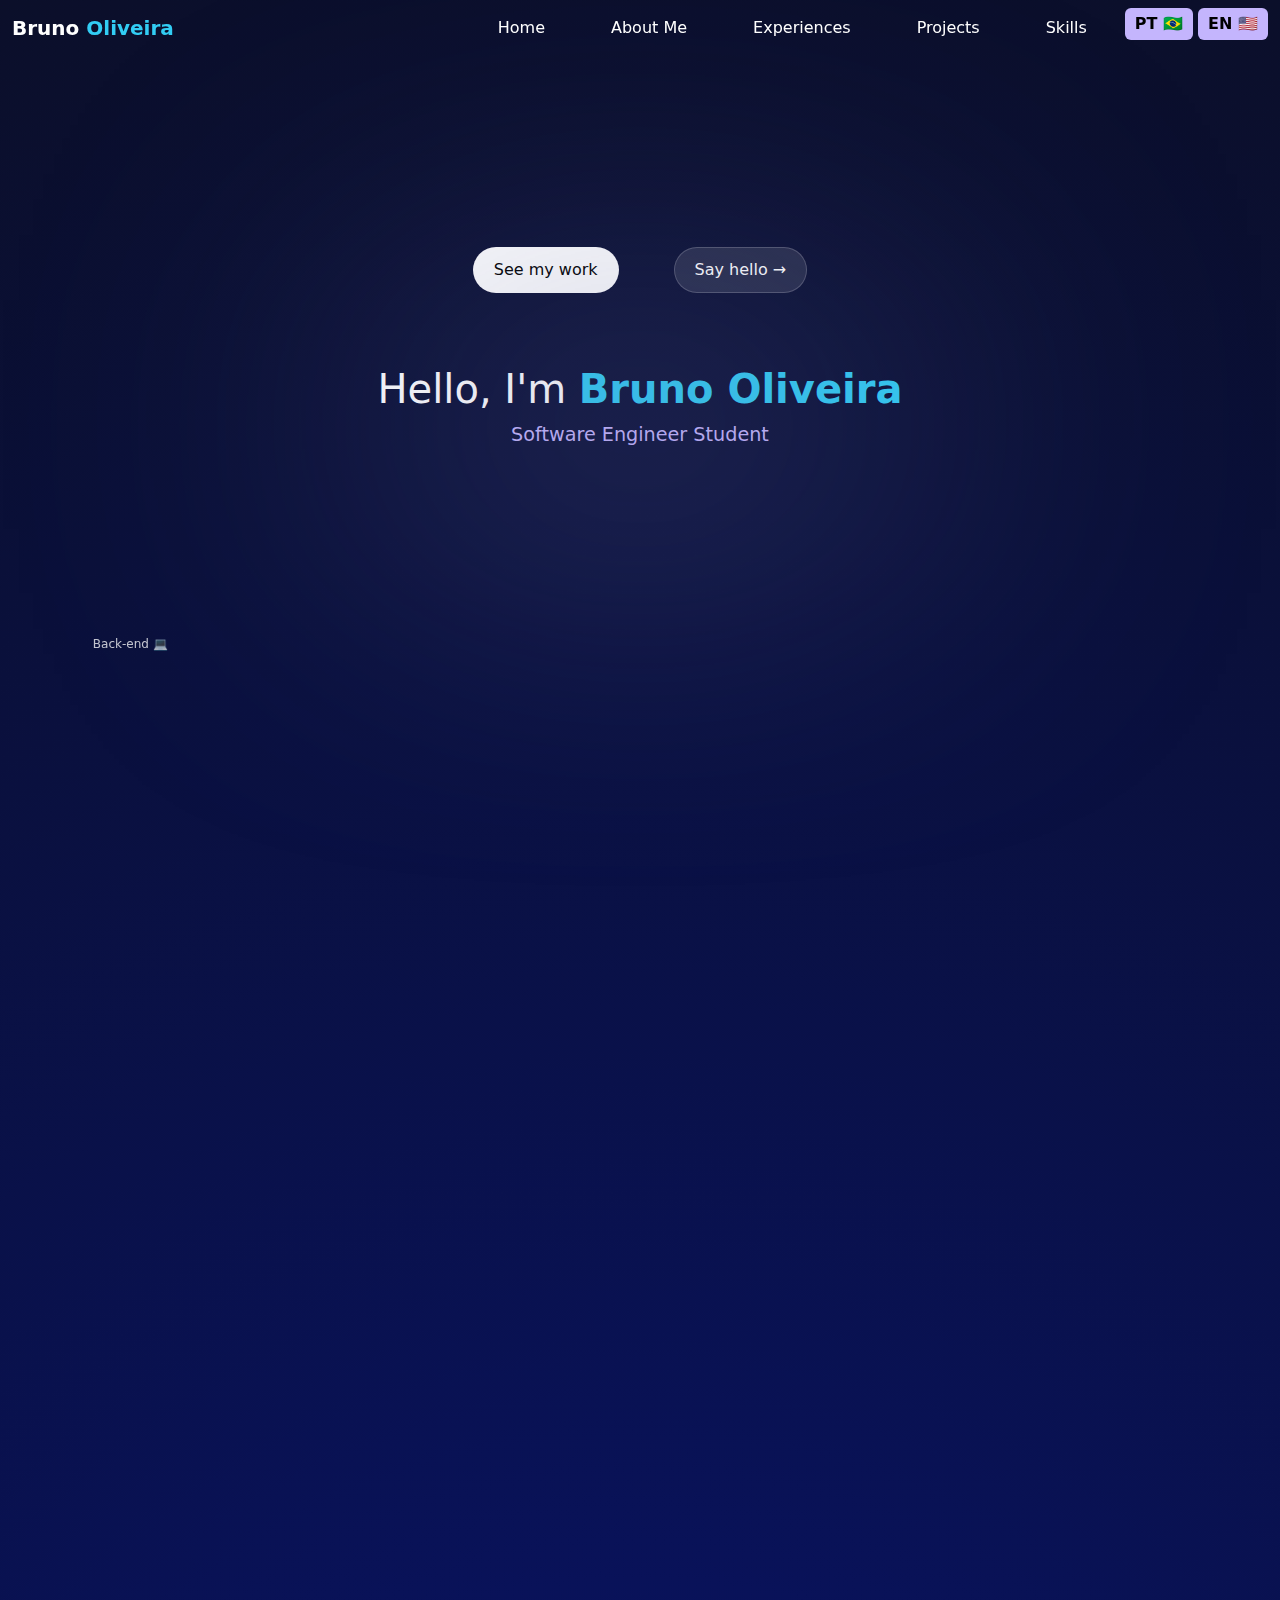
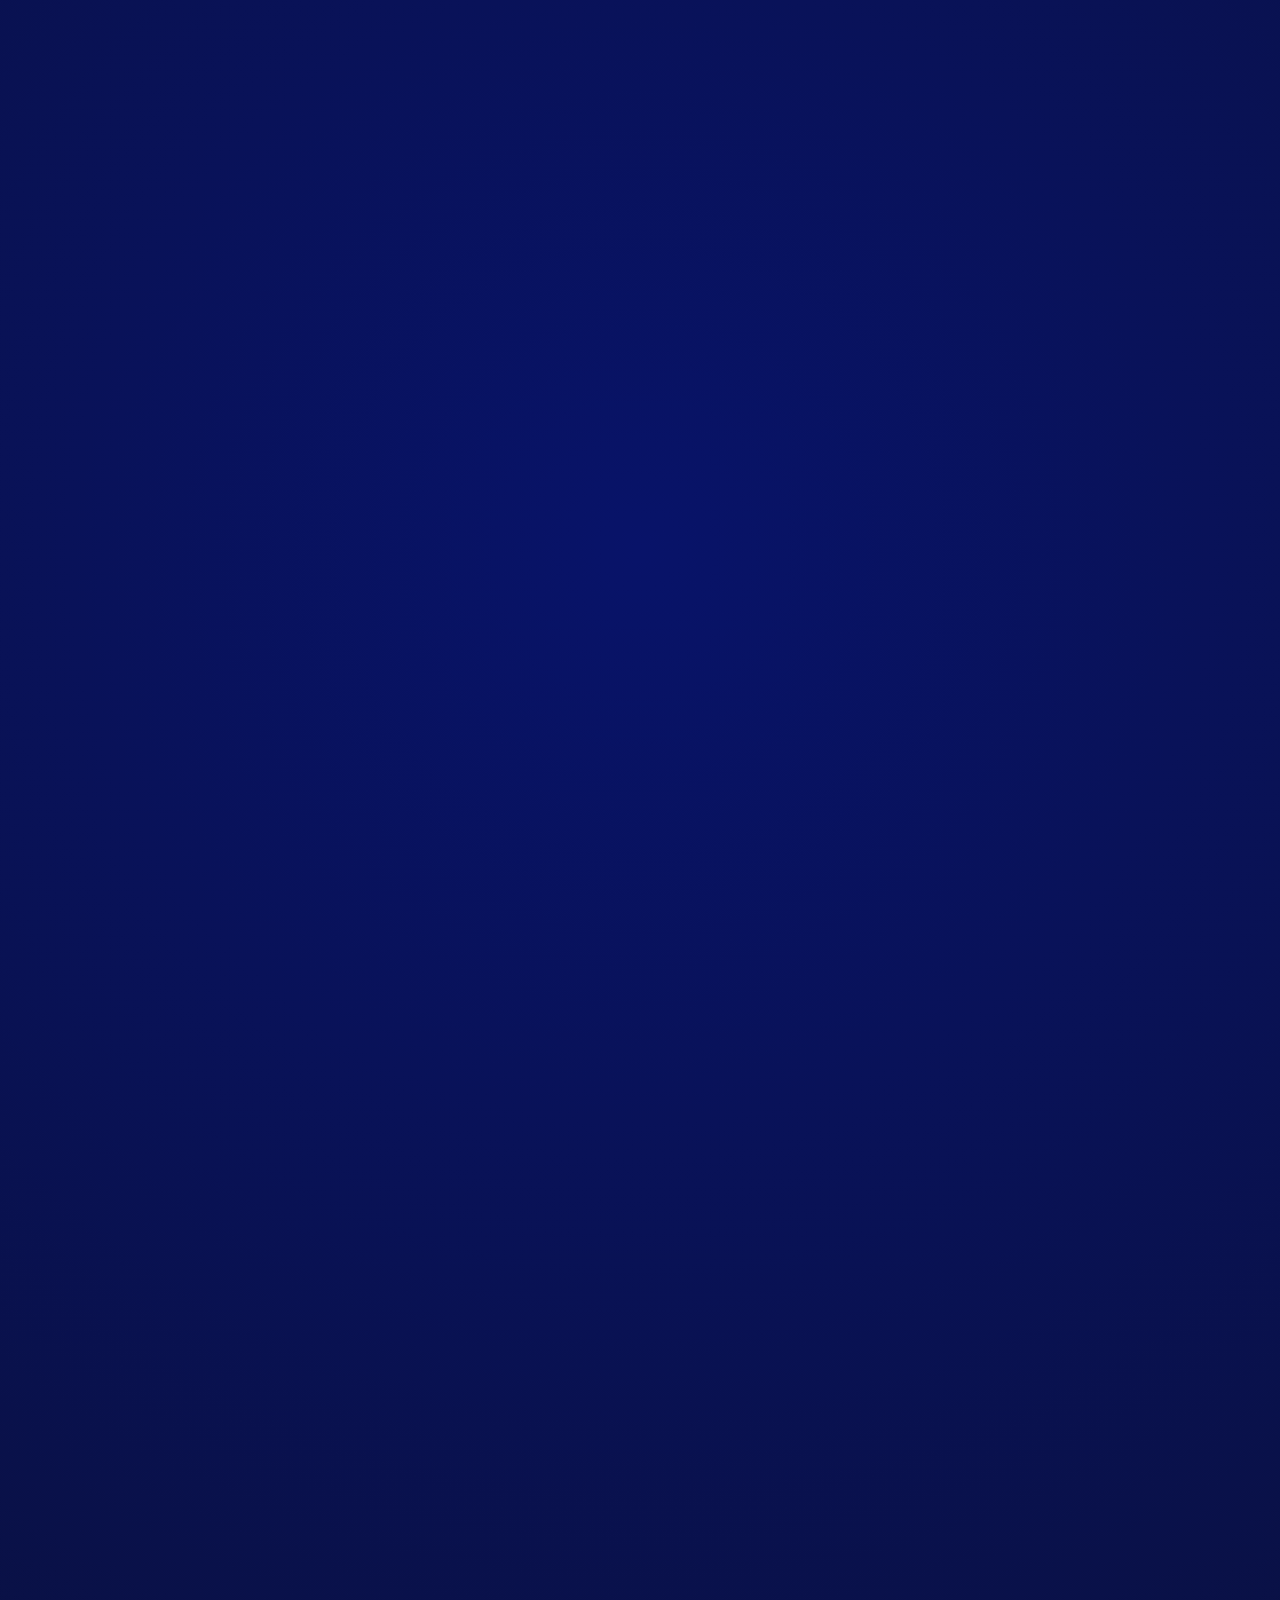
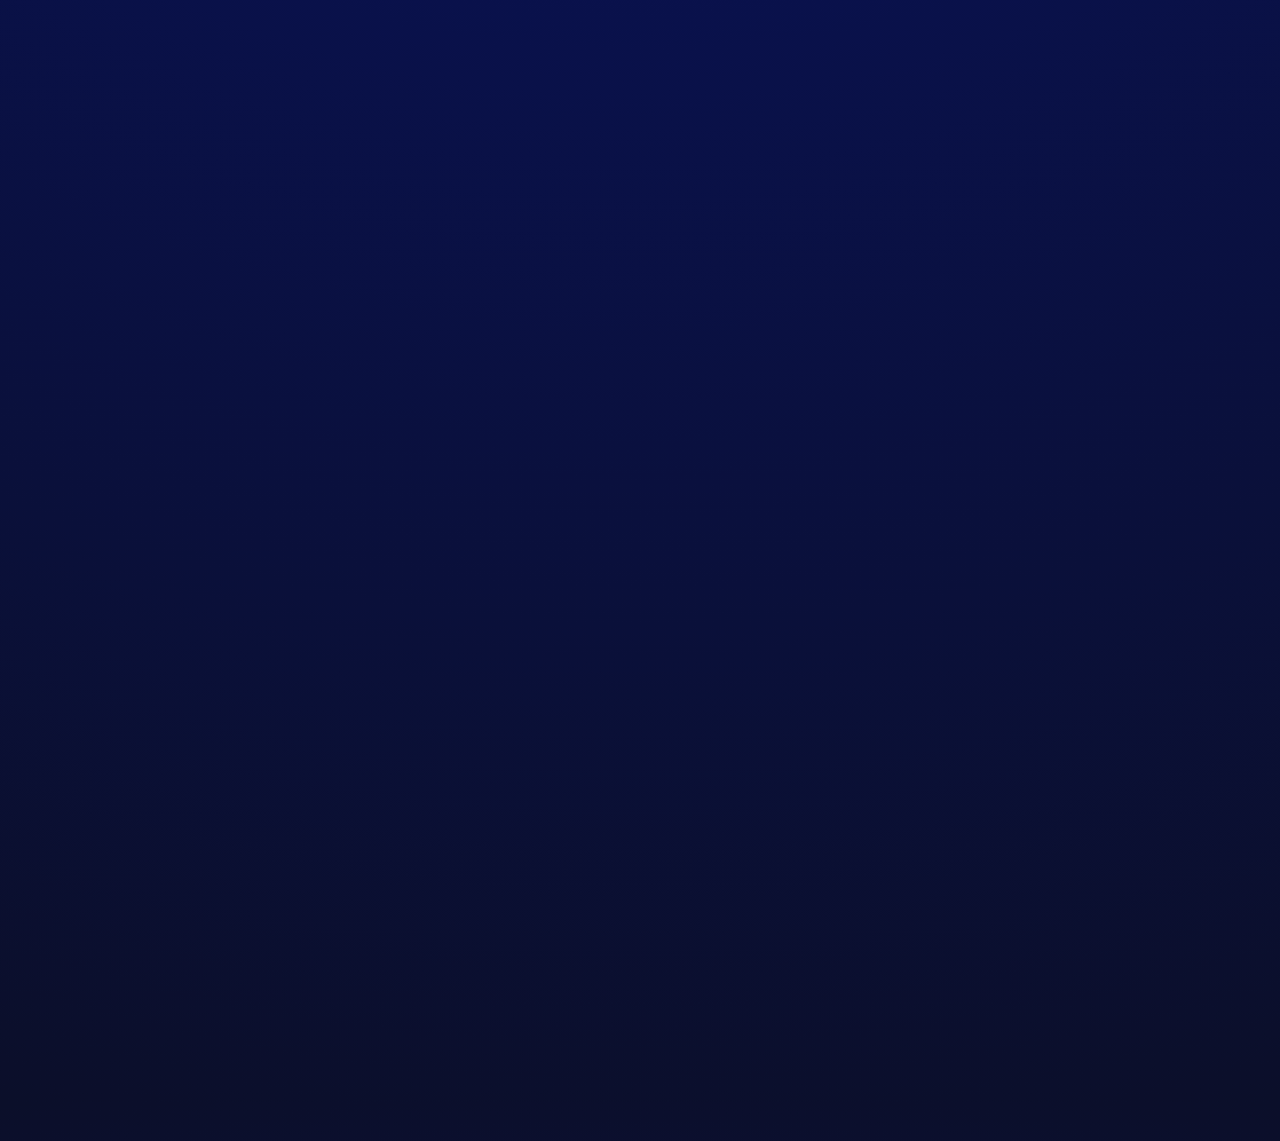
<file: index.html>
<!DOCTYPE html>
<html lang="pt-BR">
<head>
  <meta charset="UTF-8">
  <meta name="viewport" content="width=device-width, initial-scale=1.0">
  <title>Portfólio - Bruno Oliveira</title>
  <link rel="stylesheet" href="css/style.css">
  <link rel="stylesheet" href="css/responsive.css">
  <link rel="stylesheet" href="https://cdnjs.cloudflare.com/ajax/libs/font-awesome/6.5.0/css/all.min.css">
  <link href="https://cdn.jsdelivr.net/npm/bootstrap@5.3.3/dist/css/bootstrap.min.css" rel="stylesheet">
  <meta name="viewport" content="width=device-width, initial-scale=1.0">
</head>
<body>

  <header>
    <nav class="navbar navbar-expand-md fixed-top custom-navbar">
      <div class="container-fluid">
        <a class="navbar-brand" href="#hero">Bruno <strong style="color: var(--color-strongs);">Oliveira</strong></a>

        <button class="navbar-toggler" type="button" data-bs-toggle="collapse" data-bs-target="#navbarNav"
          aria-controls="navbarNav" aria-expanded="false" aria-label="Toggle navigation">
          <span class="navbar-toggler-icon"></span>
        </button>

        <div class="collapse navbar-collapse" id="navbarNav">
          <ul class="navbar-nav ms-auto">
            <li class="nav-item"><a class="nav-link" href="#hero">Home</a></li>
            <li class="nav-item"><a class="nav-link" href="#about">About Me</a></li>
            <li class="nav-item"><a class="nav-link" href="#experiences">Experiences</a></li>
            <li class="nav-item"><a class="nav-link" href="#projects">Projects</a></li>
            <li class="nav-item"><a class="nav-link" href="#skills">Skills</a></li>
            <li class="translate-buttons">
              <button id="btn-pt">PT 🇧🇷</button>
              <button id="btn-en">EN 🇺🇸</button>
            </li>

          </ul>
        </div>
      </div>
    </nav>
  </header>



  <section id="hero" class="hero">
    <div class="buttons">
      <a href="#projects" class="primary">See my work</a>
      <a href="mailto:devbrunootavio@gmail.com?subject=Contato%20pelo%20Portfólio&body=Olá%20Bruno Oliveira," 
      class="secondary">
      Say hello → </a>
    </div>
    <h1>Hello, I'm <strong style="color: var(--color-strongs);">Bruno Oliveira</strong></h1>
    <p>Software Engineer Student</p>
    <div class="line-effect"></div>
    <div class="side-label" style="color: var(--color-text);">Back-end 💻</div>
  </section>

  <section id="about" class="about">
    <h1>About <strong style="color: var(--color-strongs);">Me</strong></h1>
    <div class="about-container">
      <div class="about-text">
        <p>
          Hello! My name is Bruno Oliveira, and I am a Software Engineering student at FIAP.  
          My main focus is on <strong>Back-end</strong>, working with  
          <strong>Java</strong> to develop robust and scalable systems.  
        </p>  
        <p>  
          Currently, I am deepening my knowledge in <strong>Spring</strong>,  
          <strong>microservices</strong>, and best practices in <strong>software architecture</strong>.  
          I have already developed projects involving Java applications,  
          always aiming to create efficient and modern solutions.  
        </p>

        <div class="social-links">
          <a href="https://www.linkedin.com/in/bruno-otavio-oliveira-498b80282/" target="_blank"><i class="fa-brands fa-linkedin"></i></a>
          <a href="https://github.com/Brunootavioliveira" target="_blank"><i class="fa-brands fa-github"></i></a>
          <a href="https://www.tiktok.com/@dev_brunootavio" target="_blank"><i class="fa-brands fa-tiktok"></i></a>
          <a href="https://instagram.com/seuuser" target="_blank"><i class="fa-brands fa-instagram"></i></a>
          <a href="https://www.youtube.com/@DevBrunoOtavio" target="_blank"><i class="fa-brands fa-youtube"></i></a>
        </div>
      </div>
      <div class="about-img">
        <img src="img/minhaft.jpeg" alt="Foto de Bruno" loading="lazy">
      </div>
    </div>
  </section>

  <section id="experiences" class="experiences">
    <h1>My <strong style="color: var(--color-strongs);">Experiences</strong></h1>
    <div class="timeline">
      <div class="timeline-item">
        <h3>Hospital Sancta Maggiore Dubai — Administrativo</h3>
        <span>Junho/2024 <strong style="color: var(--color-strongs);">—</strong> Agosto/2025</span>
        <p>Organization of documents, patient/companion assistance, and operation of internal systems.</p>
      </div>
      <div class="timeline-item">
        <h3>Projetos Acadêmicos</h3>
        <span>Fev/2024 <strong style="color: var(--color-strongs);">—</strong> Atual</span>
        <p>Projects in <strong>Java</strong> and <strong>Python</strong> focused on applications and frameworks.</p>
      </div>
    </div>
  </section>

  <section id="projects" class="projects">
    <h1>Featured <strong style="color: var(--color-strongs);">Projects</strong></h1>
    <div class="projects-grid">
      <div class="project-card">
        <h3>🎬 Screen Match</h3>
        <br>
        <p>System for organizing and recommending entertainment content, such as <strong>films</strong> and <strong>series</strong>.</p>
        <p class="tech">Java • API • POO • Exceptions</p>
        <a href="https://github.com/Brunootavioliveira/screen-match-java" target="_blank" rel="noopener">Ver Projeto</a>
      </div>
      <div class="project-card">
        <h3>🎧 EchoBox</h3>
        <br>
        <p>Audio management and playback platform, such as <strong>music</strong> and <strong>podcasts</strong></p>
        <p class="tech">Java • POO</p>
        <a href="https://github.com/Brunootavioliveira/audios-java" target="_blank" rel="noopener">Ver Projeto</a>
      </div>
      <div class="project-card">
        <h3>🏦 Bank</h3>
        <br>
        <p>Application allows you to perform basic operations such as <strong>account</strong> creation, 
        <strong>deposits</strong>,<strong>withdrawals</strong> and <strong>balance</strong> viewing.</p>
        <p class="tech">Java</p>
        <a href="https://github.com/Brunootavioliveira/aplicacao-bank-java" target="_blank" rel="noopener">Ver Projeto</a>
      </div>
      <div class="project-card">
        <h3>🏎️ Fórmula E</h3>
        <br>
        <p><strong>Live</strong> racing streaming site with detailed <strong>informations</strong>, highlights from each 
        <strong>team</strong>, and an updated <strong>news</strong> section.</p>
        <p class="tech">Python • HTML • CSS • JavaScript • Vercel</p>
        <a href="https://github.com/Brunootavioliveira/sprint-fiap-formulae" target="_blank" rel="noopener">Ver Projeto</a>
      </div>
    </div>
  </section>

  <section id="skills" class="skills">
  <h1>My <strong style="color: var(--color-strongs);">Skills</strong></h1>
  <div class="skills-grid">
    <div class="skill-card"><i class="fa-brands fa-java"></i><span>Java</span></div>
    <div class="skill-card"><i class="fa-brands fa-python"></i><span>Python</span></div>
    <div class="skill-card"><i class="fa-solid fa-leaf"></i><span>Spring Boot</span></div>
    <div class="skill-card"><i class="fa-brands fa-git-alt"></i><span>Git</span></div>
    <div class="skill-card"><i class="fa-brands fa-html5"></i><span>HTML</span></div>
    <div class="skill-card"><i class="fa-brands fa-css3-alt"></i><span>CSS</span></div>
    <div class="skill-card"><i class="fa-brands fa-js"></i><span>JavaScript</span></div>
    <div class="skill-card"><i class="fa-solid fa-database"></i><span>SQL</span></div>
  </div>
</section>

  <script src="js/main.js"></script>
  <script src="https://cdn.jsdelivr.net/npm/bootstrap@5.3.3/dist/js/bootstrap.bundle.min.js"></script>

</body>
</html>
</file>
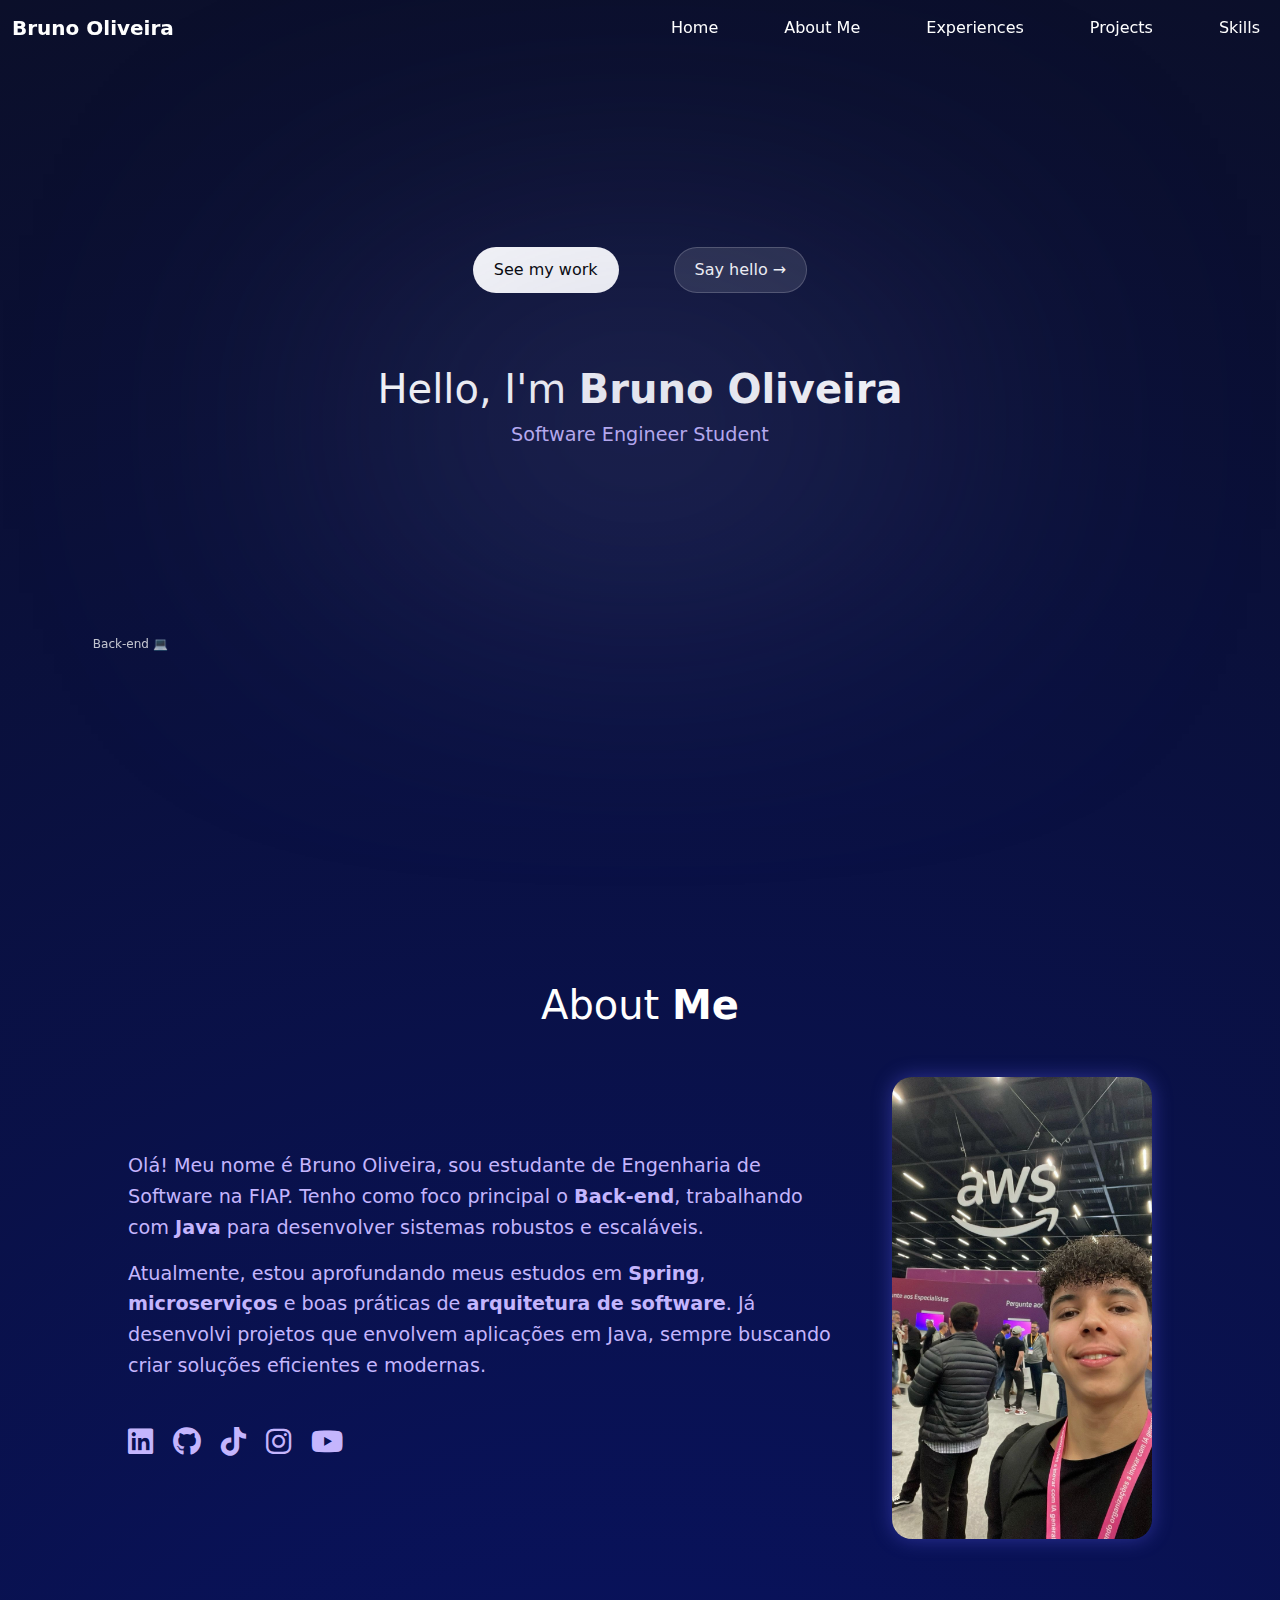
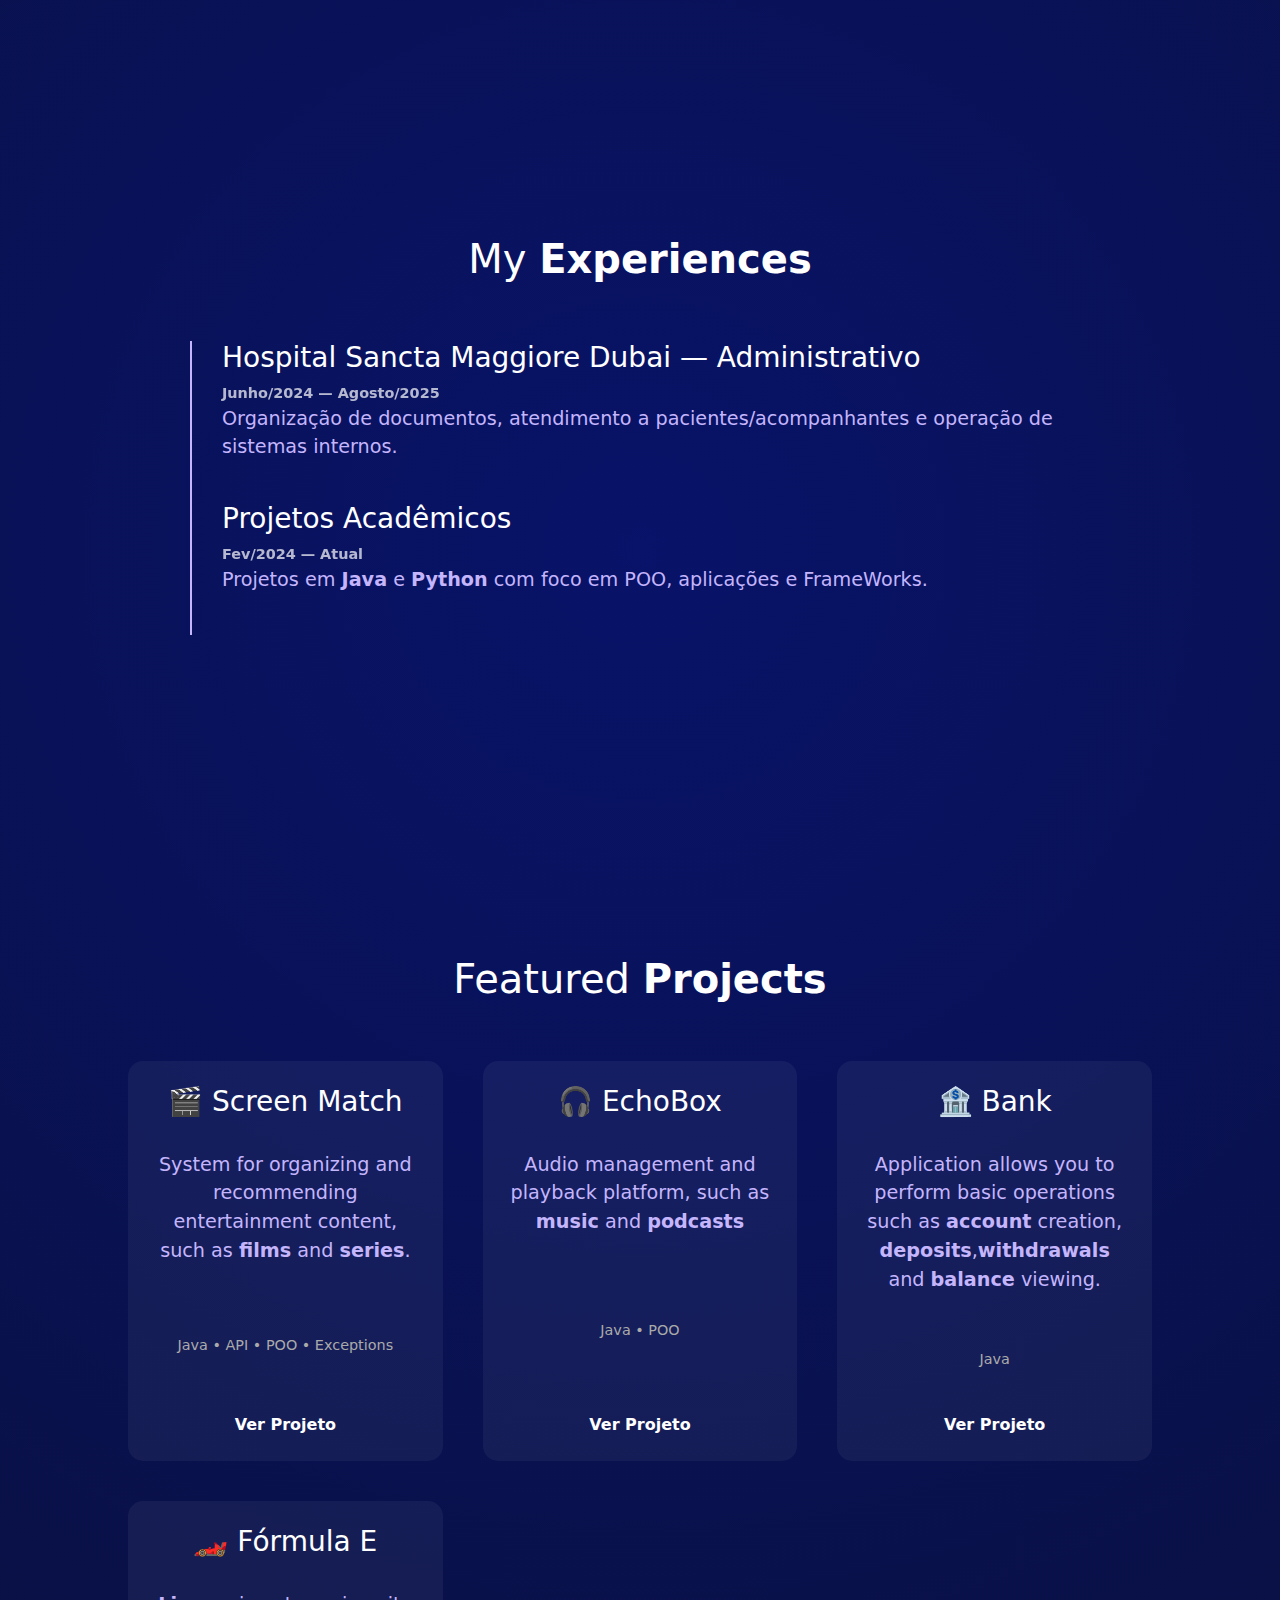
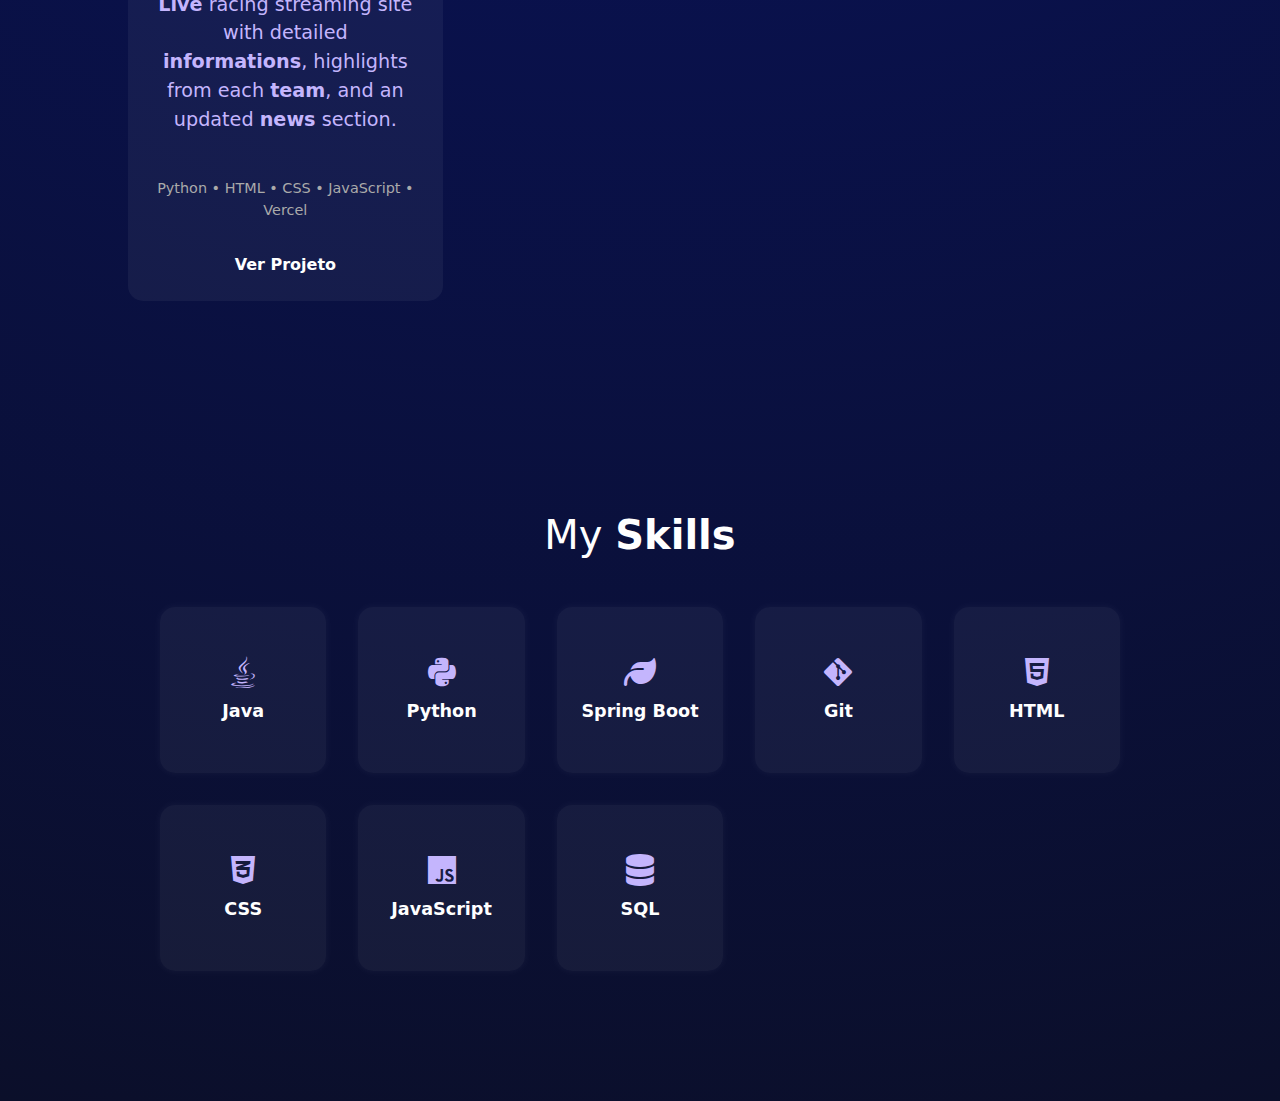
<file: Portfolio/index.html>
<!DOCTYPE html>
<html lang="pt-BR">
<head>
  <meta charset="UTF-8">
  <meta name="viewport" content="width=device-width, initial-scale=1.0">
  <title>Portfólio - Bruno Oliveira</title>
  <link rel="stylesheet" href="css/style.css">
  <link rel="stylesheet" href="css/responsive.css">
  <link rel="stylesheet" href="https://cdnjs.cloudflare.com/ajax/libs/font-awesome/6.5.0/css/all.min.css">
  <link href="https://cdn.jsdelivr.net/npm/bootstrap@5.3.3/dist/css/bootstrap.min.css" rel="stylesheet">
</head>
<body>

  <header>
    <nav class="navbar navbar-expand-md fixed-top custom-navbar">
      <div class="container-fluid">
        <a class="navbar-brand" href="#hero">Bruno <strong style="color: var(--color-strongs);">Oliveira</strong></a>

        <button class="navbar-toggler" type="button" data-bs-toggle="collapse" data-bs-target="#navbarNav"
          aria-controls="navbarNav" aria-expanded="false" aria-label="Toggle navigation">
          <span class="navbar-toggler-icon"></span>
        </button>

        <div class="collapse navbar-collapse" id="navbarNav">
          <ul class="navbar-nav ms-auto">
            <li class="nav-item"><a class="nav-link" href="#hero">Home</a></li>
            <li class="nav-item"><a class="nav-link" href="#about">About Me</a></li>
            <li class="nav-item"><a class="nav-link" href="#experiences">Experiences</a></li>
            <li class="nav-item"><a class="nav-link" href="#projects">Projects</a></li>
            <li class="nav-item"><a class="nav-link" href="#skills">Skills</a></li>
          </ul>
        </div>
      </div>
    </nav>
  </header>



  <section id="hero" class="hero">
    <div class="buttons">
      <a href="#projects" class="primary">See my work</a>
      <a href="mailto:devbrunootavio@gmail.com?subject=Contato%20pelo%20Portfólio&body=Olá%20Bruno Oliveira," 
      class="secondary">
      Say hello → </a>
    </div>
    <h1>Hello, I'm <strong style="color: var(--color-strongs);">Bruno Oliveira</strong></h1>
    <p>Software Engineer Student</p>
    <div class="line-effect"></div>
    <div class="side-label" style="color: var(--color-text);">Back-end 💻</div>
  </section>

  <section id="about" class="about">
    <h1>About <strong style="color: var(--color-strongs);">Me</strong></h1>
    <div class="about-container">
      <div class="about-text">
        <p>
          Olá! Meu nome é Bruno Oliveira, sou estudante de Engenharia de Software na FIAP.
          Tenho como foco principal o <strong>Back-end</strong>, trabalhando com
          <strong>Java</strong> para desenvolver sistemas robustos e escaláveis.
        </p>
        <p>
          Atualmente, estou aprofundando meus estudos em <strong>Spring</strong>, 
          <strong>microserviços</strong> e boas práticas de <strong>arquitetura de software</strong>.
          Já desenvolvi projetos que envolvem aplicações em Java,
          sempre buscando criar soluções eficientes e modernas.
        </p>

        <div class="social-links">
          <a href="https://www.linkedin.com/in/brunootavioliveira" target="_blank"><i class="fa-brands fa-linkedin"></i></a>
          <a href="https://github.com/Brunootavioliveira" target="_blank"><i class="fa-brands fa-github"></i></a>
          <a href="https://www.tiktok.com/@dev_brunootavio" target="_blank"><i class="fa-brands fa-tiktok"></i></a>
          <a href="https://instagram.com/seuuser" target="_blank"><i class="fa-brands fa-instagram"></i></a>
          <a href="https://www.youtube.com/@DevBrunoOtavio" target="_blank"><i class="fa-brands fa-youtube"></i></a>
        </div>
      </div>
      <div class="about-img">
        <img src="img/minhaft.jpeg" alt="Foto de Bruno" loading="lazy">
      </div>
    </div>
  </section>

  <section id="experiences" class="experiences">
    <h1>My <strong style="color: var(--color-strongs);">Experiences</strong></h1>
    <div class="timeline">
      <div class="timeline-item">
        <h3>Hospital Sancta Maggiore Dubai — Administrativo</h3>
        <span>Junho/2024 <strong style="color: var(--color-strongs);">—</strong> Agosto/2025</span>
        <p>Organização de documentos, atendimento a pacientes/acompanhantes e operação de sistemas internos.</p>
      </div>
      <div class="timeline-item">
        <h3>Projetos Acadêmicos</h3>
        <span>Fev/2024 <strong style="color: var(--color-strongs);">—</strong> Atual</span>
        <p>Projetos em <strong>Java</strong> e <strong>Python</strong> com foco em POO, aplicações e FrameWorks.</p>
      </div>
    </div>
  </section>

  <section id="projects" class="projects">
    <h1>Featured <strong style="color: var(--color-strongs);">Projects</strong></h1>
    <div class="projects-grid">
      <div class="project-card">
        <h3>🎬 Screen Match</h3>
        <br>
        <p>System for organizing and recommending entertainment content, such as <strong>films</strong> and <strong>series</strong>.</p>
        <p class="tech">Java • API • POO • Exceptions</p>
        <a href="https://github.com/Brunootavioliveira/screen-match-java" target="_blank" rel="noopener">Ver Projeto</a>
      </div>
      <div class="project-card">
        <h3>🎧 EchoBox</h3>
        <br>
        <p>Audio management and playback platform, such as <strong>music</strong> and <strong>podcasts</strong></p>
        <p class="tech">Java • POO</p>
        <a href="https://github.com/Brunootavioliveira/audios-java" target="_blank" rel="noopener">Ver Projeto</a>
      </div>
      <div class="project-card">
        <h3>🏦 Bank</h3>
        <br>
        <p>Application allows you to perform basic operations such as <strong>account</strong> creation, 
        <strong>deposits</strong>,<strong>withdrawals</strong> and <strong>balance</strong> viewing.</p>
        <p class="tech">Java</p>
        <a href="https://github.com/Brunootavioliveira/aplicacao-bank-java" target="_blank" rel="noopener">Ver Projeto</a>
      </div>
      <div class="project-card">
        <h3>🏎️ Fórmula E</h3>
        <br>
        <p><strong>Live</strong> racing streaming site with detailed <strong>informations</strong>, highlights from each 
        <strong>team</strong>, and an updated <strong>news</strong> section.</p>
        <p class="tech">Python • HTML • CSS • JavaScript • Vercel</p>
        <a href="https://github.com/Brunootavioliveira/sprint-fiap-formulae" target="_blank" rel="noopener">Ver Projeto</a>
      </div>
    </div>
  </section>

  <section id="skills" class="skills">
  <h1>My <strong style="color: var(--color-strongs);">Skills</strong></h1>
  <div class="skills-grid">
    <div class="skill-card"><i class="fa-brands fa-java"></i><span>Java</span></div>
    <div class="skill-card"><i class="fa-brands fa-python"></i><span>Python</span></div>
    <div class="skill-card"><i class="fa-solid fa-leaf"></i><span>Spring Boot</span></div>
    <div class="skill-card"><i class="fa-brands fa-git-alt"></i><span>Git</span></div>
    <div class="skill-card"><i class="fa-brands fa-html5"></i><span>HTML</span></div>
    <div class="skill-card"><i class="fa-brands fa-css3-alt"></i><span>CSS</span></div>
    <div class="skill-card"><i class="fa-brands fa-js"></i><span>JavaScript</span></div>
    <div class="skill-card"><i class="fa-solid fa-database"></i><span>SQL</span></div>
  </div>
</section>

  <script src="js/main.js"></script>
  <script src="https://cdn.jsdelivr.net/npm/bootstrap@5.3.3/dist/js/bootstrap.bundle.min.js"></script>

</body>
</html>
</file>
<file: css/style.css>
@import url('https://fonts.googleapis.com/css2?family=Poppins:wght@400;600;700&display=swap');
@import url('./variables.css');

* {
  margin: 0;
  padding: 0;
  box-sizing: border-box;
}

html { 
  scroll-behavior: smooth; 
}

body {
  font-family: var(--font-main);
  background: radial-gradient(circle at center, var(--color-bg-light) 0%, var(--color-bg-dark) 100%);
  color: var(--color-text);
  overflow-x: hidden;
}

header {
  position: fixed;
  top: 0;
  width: 100%;
  padding: 16px clamp(16px, 5vw, 50px);
  display: flex;
  justify-content: flex-end;
  background: transparent;
  z-index: 100;
}

section { 
  scroll-margin-top: 90px; 
}

nav ul {
  list-style: none;
  display: flex;
  gap: clamp(16px, 4vw, 30px);
}

nav ul li a {
  text-decoration: none;
  color: var(--color-text);
  font-weight: 500;
  transition: color 0.3s ease;
}

nav ul li a:hover {
  color: var(--color-highlight);
}

.hero {
  min-height: 100vh; 
  display: flex;
  flex-direction: column;
  align-items: center;
  text-align: center;
  justify-content: center;
  padding: 0 16px;
}

.hero p {
  position: relative;
  display: inline-block;
}

.buttons {
  display: flex;
  gap: clamp(16px, 6vw, 55px);
  margin-bottom: clamp(32px, 8vh, 100px);
  flex-wrap: wrap;
  justify-content: center;
}

.buttons a {
  padding: 10px 20px;
  border-radius: 50px;
  text-decoration: none;
  font-weight: 500;
  transition: all 0.3s ease;
  border: 1px solid rgba(255,255,255,0.2);
}

.buttons a.primary {
  background: white;
  color: black;
}

.buttons a.secondary {
  background: rgba(255, 255, 255, 0.12);
  color: white;
}

.buttons a:hover {
  transform: translateY(-2px);
}

h1 {
  font-size: clamp(1.8rem, 3vw, 2.8rem);
  font-weight: 700;
}

p {
  font-size: clamp(1rem, 1.6vw, 1.2rem);
  color: var(--color-highlight);
}

.side-label {
  align-self: flex-start;
  margin-left: clamp(12px, 6vw, 80px);
  margin-top: 5rem;
  font-size: 12px;
  opacity: 0.75;
}

.line-effect {
  position: relative;
  bottom: 6rem;
  width: min(520px, 80%);
  height: 90px;
  background: linear-gradient(to top, rgba(255, 255, 255, 0.7), transparent 100%),
              radial-gradient(circle at center, var(--color-bg-light));
  filter: blur(180px);
}

/*About*/
.about {
  min-height: 80vh;
  display: flex;
  flex-direction: column;
  justify-content: center;
  align-items: center;
  text-align: left;
  padding: 80px 10%;
}

.about-container {
  display: flex;
  gap: clamp(24px, 5vw, 50px);
  align-items: center;
  margin-top: 40px;
  width: min(100%, 1100px);
}

.about-text { flex: 1; }

.about-text p {
  margin-bottom: 15px;
  line-height: 1.6;
}

.about-img img {
  width: clamp(260px, 25vw, 260px);
  border-radius: 20px;
  box-shadow: 0 0 20px rgba(100, 100, 255, 0.4);
  display: block;
}

/*Experiences*/
.experiences {
  min-height: 80vh;
  padding: 80px 10%;
  display: flex;
  flex-direction: column;
  align-items: center;
  margin-top: 15vh;
}

.timeline {
  margin-top: 50px;
  border-left: 2px solid var(--color-highlight);
  padding-left: 30px;
  width: min(100%, 900px);
}

.timeline-item {
  margin-bottom: 40px;
  position: relative;
}

.timeline-item::before {
  position: absolute;
  left: -9px;
  top: 6px;
  width: 14px;
  height: 14px;
  background: var(--color-highlight);
  border-radius: 50%;
}

.timeline-item h3 {
  margin-bottom: 6px;
  color: var(--color-highlight);
}

.timeline-item span {
  font-size: 0.9rem;
  opacity: 0.7;
}

/*Projects*/
.projects {
  min-height: 70vh;
  padding: 80px 10%;
  display: flex;
  flex-direction: column;
  align-items: center;
}

.projects-grid {
  display: grid;
  grid-template-columns: repeat(auto-fit, minmax(240px, 1fr));
  gap: clamp(16px, 4vw, 40px);
  margin-top: 50px;
  width: min(100%, 1500px);
}


.project-card {
  background: rgba(255, 255, 255, 0.05);
  border-radius: 15px;
  padding: 24px;
  display: flex;              
  flex-direction: column;    
  justify-content: space-between; 
  text-align: center;
  transition: transform 0.3s ease, box-shadow 0.3s ease;
  min-height: 400px;      
}

.project-card:hover {
  transform: translateY(-8px);
  box-shadow: 0 0 20px rgba(100, 100, 255, 0.4);
}

.project-card a {
  margin-top: auto;           
  text-decoration: none;
  color: var(--color-text);
  font-weight: bold;
}

.project-card .tech {
  margin-top: 12px;
  font-size: 0.9rem;
  color: #aaa;
}

.project-card p {
  flex-grow: 1;
}

/*Skills*/
.skills {
  min-height: 80vh;
  display: flex;
  flex-direction: column;
  justify-content: center;
  align-items: center;
  position: relative;
  padding: 80px 16px;
}

.skills-grid {
  display: grid;
  grid-template-columns: repeat(auto-fit, minmax(140px, 1fr));
  gap: clamp(16px, 4vw, 32px);
  width: min(100%, 960px);
  margin-top: 40px;
}

.skill-card {
  background: rgba(255, 255, 255, 0.05);
  border-radius: 15px;
  display: grid;
  place-items: center;
  font-weight: 600;
  color: white;
  font-size: clamp(1rem, 1.8vw, 1.1rem);
  box-shadow: 0 0 10px rgba(255, 255, 255, 0.05);
  transition: transform 0.25s ease, box-shadow 0.25s ease;
  aspect-ratio: 1 / 1; /* vira quadradinho fluido */
  padding: 16px;
  display: flex;
  flex-direction: column;
  justify-content: center;
  align-items: center;
  gap: 10px;
}

.skill-card i {
  font-size: 2rem;
  color: var(--color-highlight);
}

.skill-card:hover {
  transform: translateY(-6px);
  box-shadow: 0 0 20px rgba(100, 100, 255, 0.4);
}

.skill-card.center {
  background: rgba(255, 255, 255, 0.08);
  font-size: clamp(1.4rem, 3vw, 2rem);
}

/* Fade-in Animation */
.hidden {
  opacity: 0;
  transform: translateY(40px);
  transition: all 0.8s ease;
}
.show {
  opacity: 1;
  transform: translateY(0);
}

/*Redes sociais (fazer)*/
.social-links {
  margin-top: 40px;
  display: flex;
  gap: 20px;
}
.social-links a {
  font-size: 1.8rem;
  color: var(--color-highlight);
  transition: transform 0.3s ease;
}
.social-links a:hover {
  transform: scale(1.2);
}

/*Bootstrap aaaaaaa*/
.custom-navbar {
  transition: background-color 0.6s ease;
  background: transparent !important; 
}

.custom-navbar.scrolled {
  background: rgba(11, 15, 42, 0.95) !important;
  box-shadow: 0 2px 10px rgba(89, 89, 89, 0.4);
}

.navbar-brand {
  color: var(--color-text) !important;
  font-weight: bold;
  font-size: 1.2rem;
}

.navbar-nav .nav-link {
  color: var(--color-text) !important;
  margin-left: 20px;
  transition: color 0.2s ease;
}

.navbar-nav .nav-link:hover {
  color: var(--color-highlight) !important;
}

/* Botão hamburguer */
.navbar-toggler {
  border: none !important;
  outline: none !important;
  box-shadow: none !important;
}

.navbar-toggler-icon {
  background-image: url("data:image/svg+xml;charset=utf8,%3Csvg viewBox='0 0 30 30' xmlns='http://www.w3.org/2000/svg'%3E%3Cpath stroke='white' stroke-width='2' stroke-linecap='round' stroke-miterlimit='10' d='M4 7h22M4 15h22M4 23h22'/%3E%3C/svg%3E") !important;
}

h1, h2, h3, h4, h5, h6, span {
  color: var(--color-text) !important;
  font-weight: bold;
}

.translate-buttons button {
  background: var(--color-highlight);
  color: black;
  border: none;
  padding: 4px 10px;
  border-radius: 6px;
  cursor: pointer;
  font-weight: bold;
  transition: 0.3s;
}

.translate-buttons button:hover {
  background: white;
  color: black;
}
</file>
<file: css/responsive.css>
@media (max-width: 1024px) {
  nav ul { gap: 20px; }
  .timeline { width: min(100%, 780px); }
}

@media (max-width: 900px) {
  h1 { font-size: 1.5rem; }
  p { font-size: 0.9rem; }

  .about-container {
    flex-direction: column;
    text-align: center;
  }

  .projects-grid {
    grid-template-columns: repeat(auto-fit, minmax(200px, 1fr));
    gap: 20px;
  }

  .social-links {
  margin-top: 40px;
  display: flex;
  align-items: center;
  justify-content: center;
  gap: 20px;
}
}

@media (max-width: 768px) {
  nav ul { gap: 16px; }

  .buttons { flex-direction: column; }

  .line-effect {
    bottom: 4rem;
    height: 70px;
    filter: blur(140px);
  }
}

@media (max-width: 600px) {
  .timeline { padding-left: 22px; }
  .timeline-item::before { left: -8px; width: 12px; height: 12px; }
}
</file>
<file: Portfolio/css/style.css>
@import url('https://fonts.googleapis.com/css2?family=Poppins:wght@400;600;700&display=swap');
@import url('./variables.css');

* {
  margin: 0;
  padding: 0;
  box-sizing: border-box;
}

html { 
  scroll-behavior: smooth; 
}

body {
  font-family: var(--font-main);
  background: radial-gradient(circle at center, var(--color-bg-light) 0%, var(--color-bg-dark) 100%);
  color: var(--color-text);
  overflow-x: hidden;
}

header {
  position: fixed;
  top: 0;
  width: 100%;
  padding: 16px clamp(16px, 5vw, 50px);
  display: flex;
  justify-content: flex-end;
  background: transparent;
  z-index: 100;
}

section { 
  scroll-margin-top: 90px; 
}

nav ul {
  list-style: none;
  display: flex;
  gap: clamp(16px, 4vw, 30px);
}

nav ul li a {
  text-decoration: none;
  color: var(--color-text);
  font-weight: 500;
  transition: color 0.3s ease;
}

nav ul li a:hover {
  color: var(--color-highlight);
}

.hero {
  min-height: 100vh; 
  display: flex;
  flex-direction: column;
  align-items: center;
  text-align: center;
  justify-content: center;
  padding: 0 16px;
}

.hero p {
  position: relative;
  display: inline-block;
}

.buttons {
  display: flex;
  gap: clamp(16px, 6vw, 55px);
  margin-bottom: clamp(32px, 8vh, 100px);
  flex-wrap: wrap;
  justify-content: center;
}

.buttons a {
  padding: 10px 20px;
  border-radius: 50px;
  text-decoration: none;
  font-weight: 500;
  transition: all 0.3s ease;
  border: 1px solid rgba(255,255,255,0.2);
}

.buttons a.primary {
  background: white;
  color: black;
}

.buttons a.secondary {
  background: rgba(255, 255, 255, 0.12);
  color: white;
}

.buttons a:hover {
  transform: translateY(-2px);
}

h1 {
  font-size: clamp(1.8rem, 3vw, 2.8rem);
  font-weight: 700;
}

p {
  font-size: clamp(1rem, 1.6vw, 1.2rem);
  color: var(--color-highlight);
}

.side-label {
  align-self: flex-start;
  margin-left: clamp(12px, 6vw, 80px);
  margin-top: 5rem;
  font-size: 12px;
  opacity: 0.75;
}

.line-effect {
  position: relative;
  bottom: 6rem;
  width: min(520px, 80%);
  height: 90px;
  background: linear-gradient(to top, rgba(255, 255, 255, 0.7), transparent 100%),
              radial-gradient(circle at center, var(--color-bg-light));
  filter: blur(180px);
}

/*About*/
.about {
  min-height: 80vh;
  display: flex;
  flex-direction: column;
  justify-content: center;
  align-items: center;
  text-align: left;
  padding: 80px 10%;
}

.about-container {
  display: flex;
  gap: clamp(24px, 5vw, 50px);
  align-items: center;
  margin-top: 40px;
  width: min(100%, 1100px);
}

.about-text { flex: 1; }

.about-text p {
  margin-bottom: 15px;
  line-height: 1.6;
}

.about-img img {
  width: clamp(260px, 25vw, 260px);
  border-radius: 20px;
  box-shadow: 0 0 20px rgba(100, 100, 255, 0.4);
  display: block;
}

/*Experiences*/
.experiences {
  min-height: 80vh;
  padding: 80px 10%;
  display: flex;
  flex-direction: column;
  align-items: center;
  margin-top: 15vh;
}

.timeline {
  margin-top: 50px;
  border-left: 2px solid var(--color-highlight);
  padding-left: 30px;
  width: min(100%, 900px);
}

.timeline-item {
  margin-bottom: 40px;
  position: relative;
}

.timeline-item::before {
  position: absolute;
  left: -9px;
  top: 6px;
  width: 14px;
  height: 14px;
  background: var(--color-highlight);
  border-radius: 50%;
}

.timeline-item h3 {
  margin-bottom: 6px;
  color: var(--color-highlight);
}

.timeline-item span {
  font-size: 0.9rem;
  opacity: 0.7;
}

/*Projects*/
.projects {
  min-height: 70vh;
  padding: 80px 10%;
  display: flex;
  flex-direction: column;
  align-items: center;
}

.projects-grid {
  display: grid;
  grid-template-columns: repeat(auto-fit, minmax(240px, 1fr));
  gap: clamp(16px, 4vw, 40px);
  margin-top: 50px;
  width: min(100%, 1500px);
}

.project-card {
  background: rgba(255, 255, 255, 0.05);
  border-radius: 15px;
  padding: 24px;
  display: flex;              
  flex-direction: column;    
  justify-content: space-between; 
  text-align: center;
  transition: transform 0.3s ease, box-shadow 0.3s ease;
  min-height: 400px;      
}

.project-card:hover {
  transform: translateY(-8px);
  box-shadow: 0 0 20px rgba(100, 100, 255, 0.4);
}

.project-card a {
  margin-top: auto;           
  text-decoration: none;
  color: var(--color-text);
  font-weight: bold;
}

.project-card .tech {
  margin-top: 12px;
  font-size: 0.9rem;
  color: #aaa;
}

.project-card p {
  flex-grow: 1;
}

/*Skills*/
.skills {
  min-height: 80vh;
  display: flex;
  flex-direction: column;
  justify-content: center;
  align-items: center;
  position: relative;
  padding: 80px 16px;
}

.skills-grid {
  display: grid;
  grid-template-columns: repeat(auto-fit, minmax(140px, 1fr));
  gap: clamp(16px, 4vw, 32px);
  width: min(100%, 960px);
  margin-top: 40px;
}

.skill-card {
  background: rgba(255, 255, 255, 0.05);
  border-radius: 15px;
  display: grid;
  place-items: center;
  font-weight: 600;
  color: white;
  font-size: clamp(1rem, 1.8vw, 1.1rem);
  box-shadow: 0 0 10px rgba(255, 255, 255, 0.05);
  transition: transform 0.25s ease, box-shadow 0.25s ease;
  aspect-ratio: 1 / 1; /* vira quadradinho fluido */
  padding: 16px;
  display: flex;
  flex-direction: column;
  justify-content: center;
  align-items: center;
  gap: 10px;
}

.skill-card i {
  font-size: 2rem;
  color: var(--color-highlight);
}

.skill-card:hover {
  transform: translateY(-6px);
  box-shadow: 0 0 20px rgba(100, 100, 255, 0.4);
}

.skill-card.center {
  background: rgba(255, 255, 255, 0.08);
  font-size: clamp(1.4rem, 3vw, 2rem);
}

/* Fade-in Animation */
.hidden {
  opacity: 0;
  transform: translateY(40px);
  transition: all 0.8s ease;
}
.show {
  opacity: 1;
  transform: translateY(0);
}

/*Redes sociais (fazer)*/
.social-links {
  margin-top: 40px;
  display: flex;
  gap: 20px;
}
.social-links a {
  font-size: 1.8rem;
  color: var(--color-highlight);
  transition: transform 0.3s ease;
}
.social-links a:hover {
  transform: scale(1.2);
}

/*Bootstrap aaaaaaa*/
.custom-navbar {
  transition: background-color 0.6s ease;
  background: transparent !important; 
}

.custom-navbar.scrolled {
  background: rgba(11, 15, 42, 0.95) !important;
  box-shadow: 0 2px 10px rgba(89, 89, 89, 0.4);
}

.navbar-brand {
  color: var(--color-text) !important;
  font-weight: bold;
  font-size: 1.2rem;
}

.navbar-nav .nav-link {
  color: var(--color-text) !important;
  margin-left: 20px;
  transition: color 0.2s ease;
}

.navbar-nav .nav-link:hover {
  color: var(--color-highlight) !important;
}

/* Botão hamburguer */
.navbar-toggler {
  border: none !important;
  outline: none !important;
  box-shadow: none !important;
}

.navbar-toggler-icon {
  background-image: url("data:image/svg+xml;charset=utf8,%3Csvg viewBox='0 0 30 30' xmlns='http://www.w3.org/2000/svg'%3E%3Cpath stroke='white' stroke-width='2' stroke-linecap='round' stroke-miterlimit='10' d='M4 7h22M4 15h22M4 23h22'/%3E%3C/svg%3E") !important;
}

h1, h2, h3, h4, h5, h6, span {
  color: var(--color-text) !important;
  font-weight: bold;
}
</file>
<file: Portfolio/css/responsive.css>
/* 1024px e abaixo */
@media (max-width: 1024px) {
  nav ul { gap: 20px; }
  .timeline { width: min(100%, 780px); }
}

/* 900px e abaixo */
@media (max-width: 900px) {
  h1 { font-size: 2rem; }
  p { font-size: 1.05rem; }

  .about-container {
    flex-direction: column;
    text-align: center;
  }

  .projects-grid {
    grid-template-columns: repeat(auto-fit, minmax(220px, 1fr));
  }
}

/* 768px e abaixo */
@media (max-width: 768px) {
  nav ul { gap: 16px; }

  .buttons { flex-direction: column; }

  .line-effect {
    bottom: 4rem;
    height: 70px;
    filter: blur(140px);
  }
}

/* 600px e abaixo */
@media (max-width: 600px) {
  .timeline { padding-left: 22px; }
  .timeline-item::before { left: -8px; width: 12px; height: 12px; }
}
</file>
